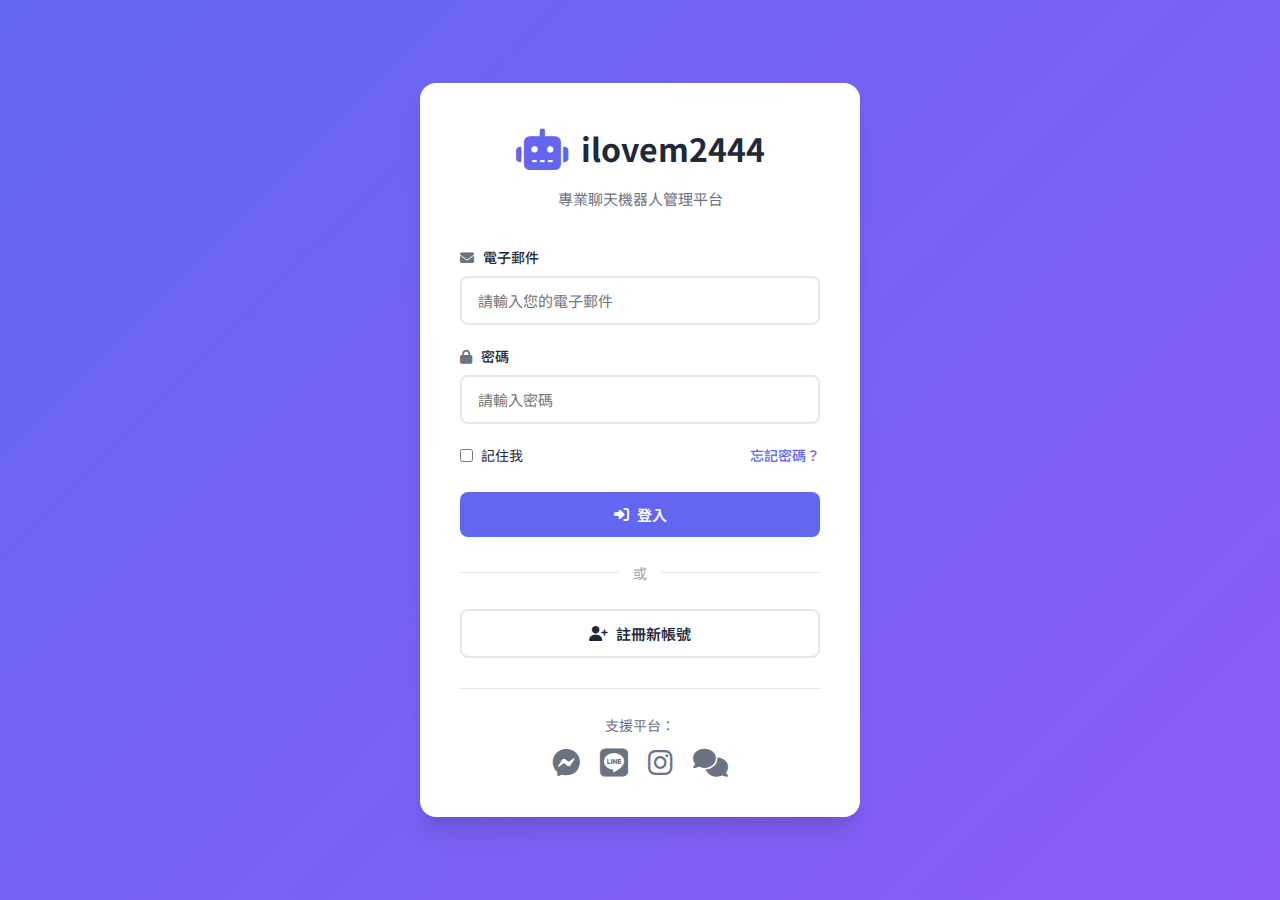
<file: index.html>
<!DOCTYPE html>
<html lang="zh-TW">
<head>
    <meta charset="UTF-8">
    <meta name="viewport" content="width=device-width, initial-scale=1.0, maximum-scale=1.0, user-scalable=no">
    <meta name="apple-mobile-web-app-capable" content="yes">
    <meta name="apple-mobile-web-app-status-bar-style" content="black-translucent">
    <title>ilovem2444 - 聊天機器人管理平台</title>
    <link rel="stylesheet" href="https://cdnjs.cloudflare.com/ajax/libs/font-awesome/6.4.0/css/all.min.css">
    <link rel="preconnect" href="https://fonts.googleapis.com">
    <link rel="preconnect" href="https://fonts.gstatic.com" crossorigin>
    <link href="https://fonts.googleapis.com/css2?family=Noto+Sans+TC:wght@300;400;500;700&display=swap" rel="stylesheet">
    <link rel="stylesheet" href="css/mail.css">
    <link rel="stylesheet" href="css/responsive.css">
</head>
<body>
    <!-- 登入頁面 -->
    <div id="loginPage" class="page active">
        <div class="login-container">
            <div class="login-card">
                <div class="login-header">
                    <div class="logo">
                        <i class="fas fa-robot"></i>
                        <h1>ilovem2444</h1>
                    </div>
                    <p class="tagline">專業聊天機器人管理平台</p>
                </div>
                
                <form id="loginForm" class="auth-form">
                    <div class="form-group">
                        <label for="loginEmail">
                            <i class="fas fa-envelope"></i>
                            電子郵件
                        </label>
                        <input type="email" id="loginEmail" required placeholder="請輸入您的電子郵件">
                    </div>
                    
                    <div class="form-group">
                        <label for="loginPassword">
                            <i class="fas fa-lock"></i>
                            密碼
                        </label>
                        <input type="password" id="loginPassword" required placeholder="請輸入密碼">
                    </div>
                    
                    <div class="form-options">
                        <label class="checkbox">
                            <input type="checkbox" id="rememberMe">
                            <span>記住我</span>
                        </label>
                        <a href="#" class="forgot-password">忘記密碼？</a>
                    </div>
                    
                    <button type="submit" class="btn btn-primary btn-block">
                        <i class="fas fa-sign-in-alt"></i>
                        登入
                    </button>
                    
                    <div class="auth-divider">
                        <span>或</span>
                    </div>
                    
                    <button type="button" class="btn btn-outline btn-block" onclick="showRegister()">
                        <i class="fas fa-user-plus"></i>
                        註冊新帳號
                    </button>
                </form>
                
                <div class="login-footer">
                    <p>支援平台：</p>
                    <div class="platform-icons">
                        <i class="fab fa-facebook-messenger" title="Facebook Messenger"></i>
                        <i class="fab fa-line" title="LINE"></i>
                        <i class="fab fa-instagram" title="Instagram"></i>
                        <i class="fas fa-comments" title="LiveChat"></i>
                    </div>
                </div>
            </div>
        </div>
    </div>

    <!-- 註冊頁面 -->
    <div id="registerPage" class="page">
        <div class="login-container">
            <div class="login-card">
                <div class="login-header">
                    <div class="logo">
                        <i class="fas fa-robot"></i>
                        <h1>ilovem2444</h1>
                    </div>
                    <p class="tagline">建立您的專屬帳號</p>
                </div>
                
                <form id="registerForm" class="auth-form">
                    <div class="form-group">
                        <label for="registerName">
                            <i class="fas fa-user"></i>
                            姓名
                        </label>
                        <input type="text" id="registerName" required placeholder="請輸入您的姓名">
                    </div>
                    
                    <div class="form-group">
                        <label for="registerEmail">
                            <i class="fas fa-envelope"></i>
                            電子郵件
                        </label>
                        <input type="email" id="registerEmail" required placeholder="請輸入電子郵件">
                    </div>
                    
                    <div class="form-group">
                        <label for="registerPassword">
                            <i class="fas fa-lock"></i>
                            密碼
                        </label>
                        <input type="password" id="registerPassword" required placeholder="至少8個字元">
                    </div>
                    
                    <div class="form-group">
                        <label for="registerConfirmPassword">
                            <i class="fas fa-lock"></i>
                            確認密碼
                        </label>
                        <input type="password" id="registerConfirmPassword" required placeholder="再次輸入密碼">
                    </div>
                    
                    <div class="form-options">
                        <label class="checkbox">
                            <input type="checkbox" id="agreeTerms" required>
                            <span>我同意<a href="#">服務條款</a>和<a href="#">隱私政策</a></span>
                        </label>
                    </div>
                    
                    <button type="submit" class="btn btn-primary btn-block">
                        <i class="fas fa-user-plus"></i>
                        註冊
                    </button>
                    
                    <div class="auth-divider">
                        <span>或</span>
                    </div>
                    
                    <button type="button" class="btn btn-outline btn-block" onclick="showLogin()">
                        <i class="fas fa-sign-in-alt"></i>
                        已有帳號？立即登入
                    </button>
                </form>
            </div>
        </div>
    </div>

    <!-- 主應用頁面 -->
    <div id="appPage" class="page">
        <!-- 側邊欄 -->
        <aside id="sidebar" class="sidebar">
            <div class="sidebar-header">
                <div class="logo">
                    <i class="fas fa-robot"></i>
                    <span>ilovem2444</span>
                </div>
                <button class="sidebar-toggle" onclick="toggleSidebar()">
                    <i class="fas fa-bars"></i>
                </button>
            </div>
            
            <nav class="sidebar-nav">
                <a href="#" class="nav-item active" data-page="dashboard">
                    <i class="fas fa-home"></i>
                    <span>儀表板</span>
                </a>
                <a href="#" class="nav-item" data-page="chatbot">
                    <i class="fas fa-robot"></i>
                    <span>聊天機器人</span>
                </a>
                <a href="#" class="nav-item" data-page="users">
                    <i class="fas fa-users"></i>
                    <span>用戶管理</span>
                </a>
                <a href="#" class="nav-item" data-page="ecommerce">
                    <i class="fas fa-shopping-cart"></i>
                    <span>電商管理</span>
                </a>
                <a href="#" class="nav-item" data-page="broadcast">
                    <i class="fas fa-bullhorn"></i>
                    <span>推播訊息</span>
                </a>
                <a href="#" class="nav-item" data-page="livechat">
                    <i class="fas fa-comments"></i>
                    <span>LiveChat</span>
                </a>
                <a href="#" class="nav-item" data-page="analytics">
                    <i class="fas fa-chart-line"></i>
                    <span>數據分析</span>
                </a>
                <a href="#" class="nav-item" data-page="settings">
                    <i class="fas fa-cog"></i>
                    <span>設定</span>
                </a>
            </nav>
            
            <div class="sidebar-footer">
                <div class="user-info">
                    <div class="user-avatar">
                        <i class="fas fa-user"></i>
                    </div>
                    <div class="user-details">
                        <div class="user-name" id="userName">用戶名稱</div>
                        <div class="user-email" id="userEmail">user@example.com</div>
                    </div>
                </div>
                <button class="btn-logout" onclick="logout()">
                    <i class="fas fa-sign-out-alt"></i>
                </button>
            </div>
        </aside>

        <!-- 主內容區 -->
        <main class="main-content">
            <!-- 頂部導航欄 -->
            <header class="top-header">
                <button class="mobile-menu-btn" onclick="toggleSidebar()">
                    <i class="fas fa-bars"></i>
                </button>
                
                <div class="header-search">
                    <i class="fas fa-search"></i>
                    <input type="text" placeholder="搜尋功能、用戶、訂單...">
                </div>
                
                <div class="header-actions">
                    <button class="header-btn" title="通知">
                        <i class="fas fa-bell"></i>
                        <span class="badge">3</span>
                    </button>
                    <button class="header-btn" title="說明">
                        <i class="fas fa-question-circle"></i>
                    </button>
                </div>
            </header>

            <!-- 內容容器 -->
            <div class="content-wrapper" id="contentWrapper">
                <!-- 頁面內容將動態載入到這裡 -->
            </div>
        </main>
    </div>

    <!-- Toast 通知 -->
    <div id="toastContainer" class="toast-container"></div>

    <!-- 載入動畫 -->
    <div id="loadingOverlay" class="loading-overlay">
        <div class="spinner"></div>
    </div>

    <script src="js/utils.js"></script>
    <script src="js/auth.js"></script>
    <script src="js/mail.js"></script>
    <script src="js/dashboard.js"></script>
    <script src="js/chatbot.js"></script>
    <script src="js/users.js"></script>
    <script src="js/e-commerce.js"></script>
    <script src="js/broadcast.js"></script>
    <script src="js/livechat.js"></script>
    <script src="js/analytics.js"></script>
    <script src="js/settings.js"></script>
    <script src="js/modules-fix.js"></script>
</body>
</html>
</file>
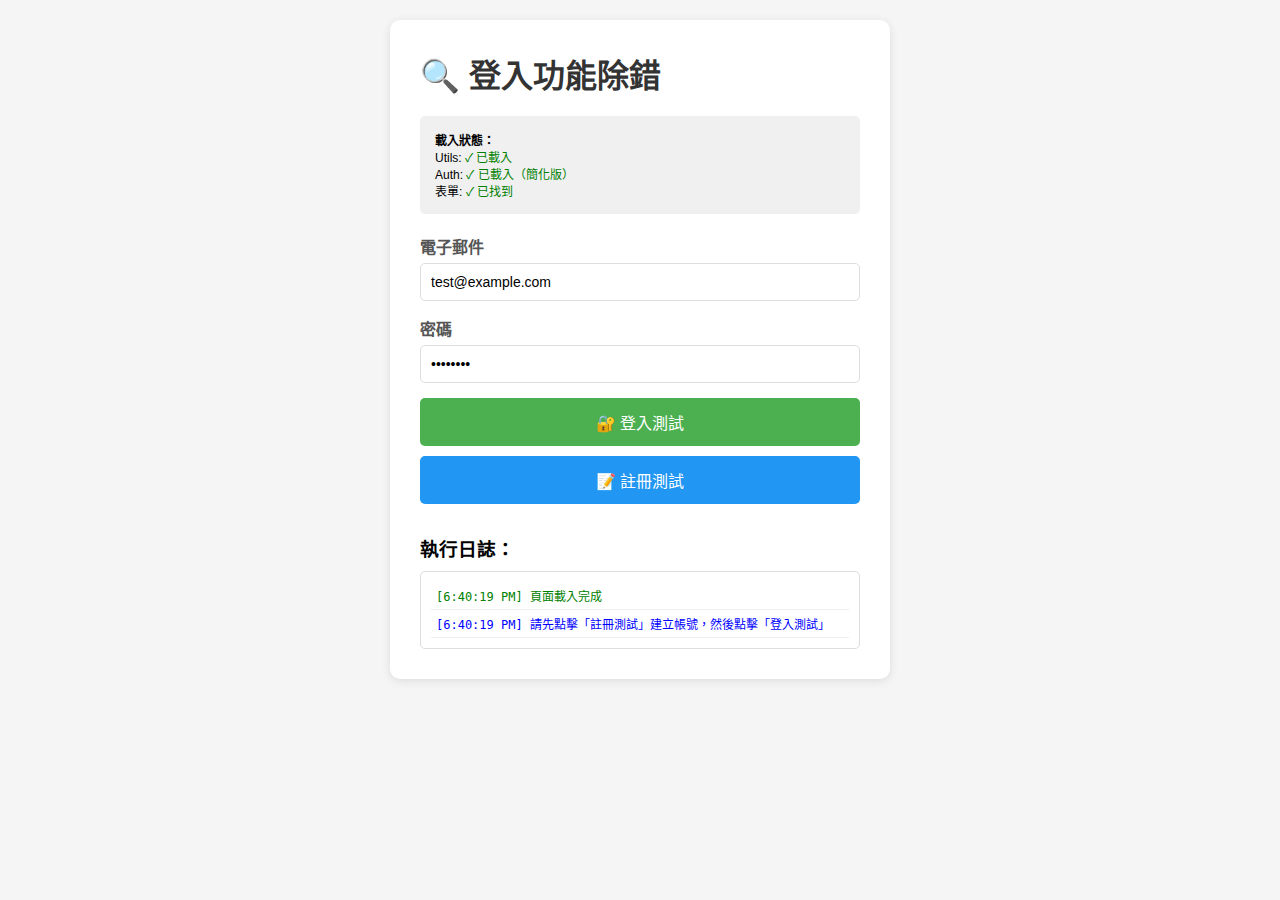
<file: debug.html>
<!DOCTYPE html>
<html lang="zh-TW">
<head>
    <meta charset="UTF-8">
    <meta name="viewport" content="width=device-width, initial-scale=1.0">
    <title>登入除錯測試</title>
    <style>
        * {
            margin: 0;
            padding: 0;
            box-sizing: border-box;
        }
        body {
            font-family: Arial, sans-serif;
            padding: 20px;
            background: #f5f5f5;
        }
        .container {
            max-width: 500px;
            margin: 0 auto;
            background: white;
            padding: 30px;
            border-radius: 10px;
            box-shadow: 0 2px 10px rgba(0,0,0,0.1);
        }
        h1 {
            margin-bottom: 20px;
            color: #333;
        }
        .debug-box {
            background: #f0f0f0;
            padding: 15px;
            border-radius: 5px;
            margin-bottom: 20px;
            font-size: 12px;
        }
        .form-group {
            margin-bottom: 15px;
        }
        label {
            display: block;
            margin-bottom: 5px;
            font-weight: bold;
            color: #555;
        }
        input {
            width: 100%;
            padding: 10px;
            border: 1px solid #ddd;
            border-radius: 5px;
            font-size: 14px;
        }
        button {
            width: 100%;
            padding: 12px;
            background: #4CAF50;
            color: white;
            border: none;
            border-radius: 5px;
            font-size: 16px;
            cursor: pointer;
            margin-bottom: 10px;
        }
        button:hover {
            background: #45a049;
        }
        .btn-secondary {
            background: #2196F3;
        }
        .btn-secondary:hover {
            background: #0b7dda;
        }
        .log {
            background: #fff;
            border: 1px solid #ddd;
            padding: 10px;
            border-radius: 5px;
            max-height: 300px;
            overflow-y: auto;
            font-size: 12px;
            font-family: monospace;
        }
        .log-item {
            padding: 5px;
            border-bottom: 1px solid #eee;
        }
        .success { color: green; }
        .error { color: red; }
        .info { color: blue; }
    </style>
</head>
<body>
    <div class="container">
        <h1>🔍 登入功能除錯</h1>
        
        <div class="debug-box" id="status">
            <strong>載入狀態：</strong><br>
            Utils: <span id="utilsCheck">檢查中...</span><br>
            Auth: <span id="authCheck">檢查中...</span><br>
            表單: <span id="formCheck">檢查中...</span>
        </div>

        <form id="testLoginForm">
            <div class="form-group">
                <label>電子郵件</label>
                <input type="email" id="emailInput" value="test@example.com" required>
            </div>
            
            <div class="form-group">
                <label>密碼</label>
                <input type="password" id="passwordInput" value="Test1234" required>
            </div>
            
            <button type="submit">🔐 登入測試</button>
            <button type="button" class="btn-secondary" onclick="testRegister()">📝 註冊測試</button>
        </form>

        <h3 style="margin-top: 20px; margin-bottom: 10px;">執行日誌：</h3>
        <div class="log" id="logContainer"></div>
    </div>

    <script>
        // 日誌函數
        function log(message, type = 'info') {
            const logContainer = document.getElementById('logContainer');
            const logItem = document.createElement('div');
            logItem.className = `log-item ${type}`;
            const time = new Date().toLocaleTimeString();
            logItem.textContent = `[${time}] ${message}`;
            logContainer.appendChild(logItem);
            logContainer.scrollTop = logContainer.scrollHeight;
            console.log(`[${type}] ${message}`);
        }

        // 簡化的 Utils
        const Utils = {
            storage: {
                set(key, value) {
                    try {
                        localStorage.setItem(key, JSON.stringify(value));
                        log(`Storage.set: ${key}`, 'success');
                        return true;
                    } catch (e) {
                        log(`Storage.set 錯誤: ${e.message}`, 'error');
                        return false;
                    }
                },
                get(key) {
                    try {
                        const item = localStorage.getItem(key);
                        log(`Storage.get: ${key} = ${item ? '有資料' : '無資料'}`, 'info');
                        return item ? JSON.parse(item) : null;
                    } catch (e) {
                        log(`Storage.get 錯誤: ${e.message}`, 'error');
                        return null;
                    }
                }
            },
            validateEmail(email) {
                const valid = /^[^\s@]+@[^\s@]+\.[^\s@]+$/.test(email);
                log(`驗證 Email (${email}): ${valid ? '有效' : '無效'}`, valid ? 'success' : 'error');
                return valid;
            },
            generateId() {
                return Date.now().toString(36) + Math.random().toString(36).substr(2);
            }
        };

        // 檢查狀態
        function checkStatus() {
            document.getElementById('utilsCheck').innerHTML = 
                '<span class="success">✓ 已載入</span>';
            document.getElementById('authCheck').innerHTML = 
                '<span class="success">✓ 已載入（簡化版）</span>';
            
            const form = document.getElementById('testLoginForm');
            document.getElementById('formCheck').innerHTML = form ? 
                '<span class="success">✓ 已找到</span>' : 
                '<span class="error">✗ 未找到</span>';
        }

        // 註冊功能
        function testRegister() {
            log('===== 開始註冊測試 =====', 'info');
            
            const email = document.getElementById('emailInput').value;
            const password = document.getElementById('passwordInput').value;
            
            if (!Utils.validateEmail(email)) {
                alert('Email 格式無效');
                log('註冊失敗：Email 無效', 'error');
                return;
            }
            
            log(`註冊資訊 - Email: ${email}, Password: ${password}`, 'info');
            
            // 檢查是否已註冊
            const users = Utils.storage.get('users') || [];
            log(`目前用戶數量: ${users.length}`, 'info');
            
            if (users.find(u => u.email === email)) {
                alert('此 Email 已被註冊！請直接登入。');
                log('註冊失敗：Email 已存在', 'error');
                return;
            }
            
            // 創建新用戶
            const newUser = {
                id: Utils.generateId(),
                name: '測試用戶',
                email: email,
                password: password,
                createdAt: new Date().toISOString()
            };
            
            users.push(newUser);
            Utils.storage.set('users', users);
            
            log('✓ 註冊成功！', 'success');
            alert('註冊成功！現在可以登入了。');
        }

        // 登入功能
        function testLogin(e) {
            e.preventDefault();
            log('===== 開始登入測試 =====', 'info');
            
            const email = document.getElementById('emailInput').value;
            const password = document.getElementById('passwordInput').value;
            
            log(`登入嘗試 - Email: ${email}, Password: ${password}`, 'info');
            
            if (!Utils.validateEmail(email)) {
                alert('Email 格式無效');
                log('登入失敗：Email 無效', 'error');
                return;
            }
            
            if (!password) {
                alert('請輸入密碼');
                log('登入失敗：密碼為空', 'error');
                return;
            }
            
            // 檢查用戶
            const users = Utils.storage.get('users') || [];
            log(`從 Storage 讀取到 ${users.length} 個用戶`, 'info');
            
            if (users.length === 0) {
                alert('沒有註冊用戶！請先註冊。');
                log('登入失敗：沒有用戶資料', 'error');
                return;
            }
            
            // 列出所有用戶（除錯用）
            users.forEach((u, i) => {
                log(`用戶 ${i + 1}: ${u.email}`, 'info');
            });
            
            const user = users.find(u => u.email === email);
            
            if (!user) {
                alert(`找不到用戶：${email}\n請先註冊！`);
                log(`登入失敗：找不到用戶 ${email}`, 'error');
                return;
            }
            
            log(`找到用戶：${user.email}`, 'success');
            
            if (user.password !== password) {
                alert('密碼錯誤！');
                log(`登入失敗：密碼不符 (輸入: ${password}, 正確: ${user.password})`, 'error');
                return;
            }
            
            // 登入成功
            const authUser = {
                id: user.id,
                name: user.name,
                email: user.email
            };
            
            Utils.storage.set('currentUser', authUser);
            Utils.storage.set('authToken', 'token_' + Utils.generateId());
            
            log('✓✓✓ 登入成功！✓✓✓', 'success');
            alert('登入成功！\n\n如果這個頁面能成功，說明登入邏輯沒問題。\n問題可能在於原始頁面的事件綁定。');
        }

        // 綁定表單事件
        document.getElementById('testLoginForm').addEventListener('submit', testLogin);
        
        // 頁面載入完成
        window.addEventListener('load', () => {
            checkStatus();
            log('頁面載入完成', 'success');
            log('請先點擊「註冊測試」建立帳號，然後點擊「登入測試」', 'info');
        });
    </script>
</body>
</html>
</file>
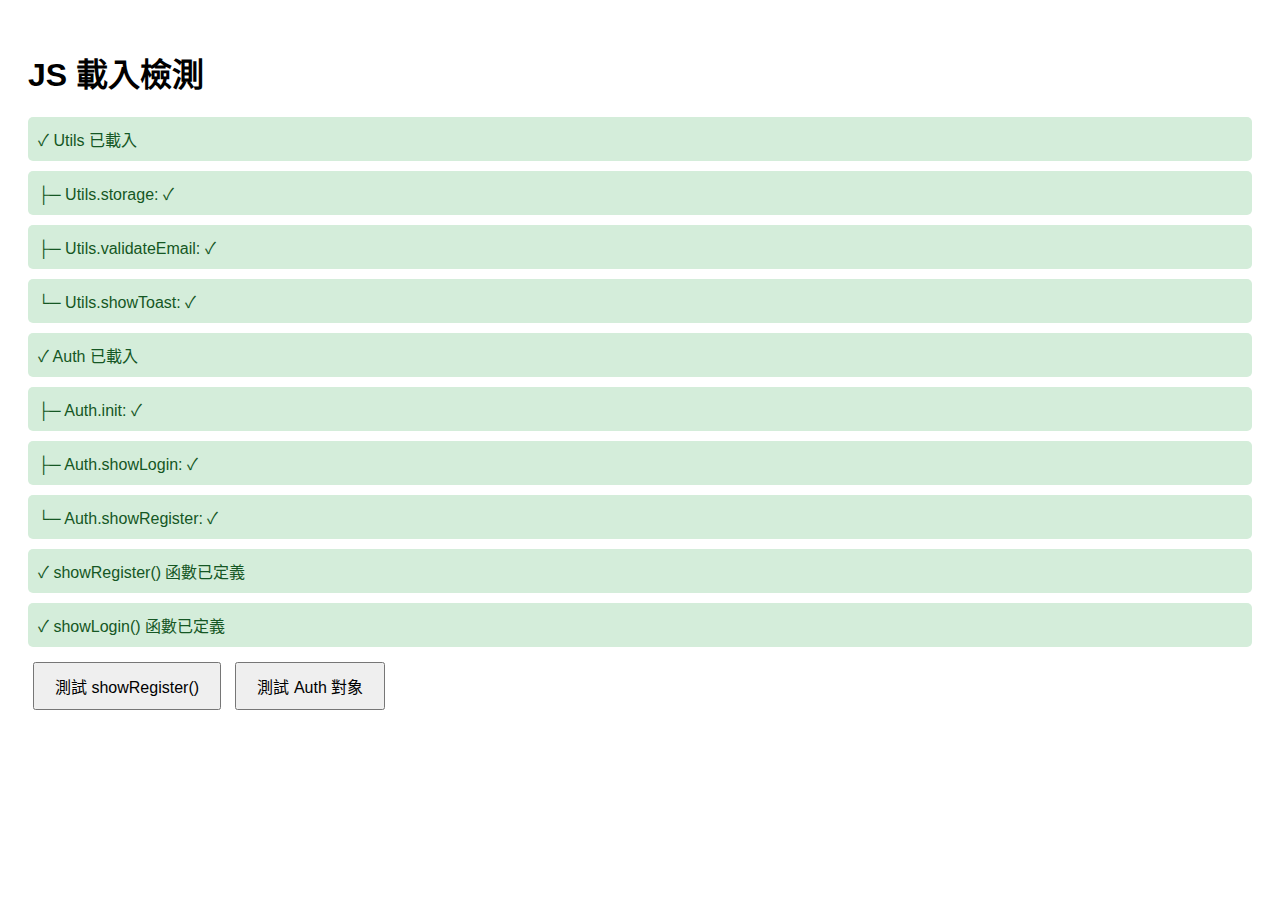
<file: simple-test.html>
<!DOCTYPE html>
<html lang="zh-TW">
<head>
    <meta charset="UTF-8">
    <title>簡單測試 - 載入檢測</title>
    <style>
        body { font-family: Arial; padding: 20px; }
        .status { padding: 10px; margin: 10px 0; border-radius: 5px; }
        .success { background: #d4edda; color: #155724; }
        .error { background: #f8d7da; color: #721c24; }
        button { padding: 10px 20px; font-size: 16px; margin: 5px; cursor: pointer; }
    </style>
</head>
<body>
    <h1>JS 載入檢測</h1>
    <div id="status"></div>
    <button onclick="testShowRegister()">測試 showRegister()</button>
    <button onclick="testAuth()">測試 Auth 對象</button>
    
    <!-- 按照原始順序載入 JS -->
    <script src="js/utils.js"></script>
    <script src="js/auth.js"></script>
    
    <script>
        function updateStatus() {
            const statusDiv = document.getElementById('status');
            let html = '';
            
            // 檢查 Utils
            if (typeof Utils !== 'undefined') {
                html += '<div class="status success">✓ Utils 已載入</div>';
                html += '<div class="status success">├─ Utils.storage: ' + (typeof Utils.storage !== 'undefined' ? '✓' : '✗') + '</div>';
                html += '<div class="status success">├─ Utils.validateEmail: ' + (typeof Utils.validateEmail === 'function' ? '✓' : '✗') + '</div>';
                html += '<div class="status success">└─ Utils.showToast: ' + (typeof Utils.showToast === 'function' ? '✓' : '✗') + '</div>';
            } else {
                html += '<div class="status error">✗ Utils 未載入</div>';
            }
            
            // 檢查 Auth
            if (typeof Auth !== 'undefined') {
                html += '<div class="status success">✓ Auth 已載入</div>';
                html += '<div class="status success">├─ Auth.init: ' + (typeof Auth.init === 'function' ? '✓' : '✗') + '</div>';
                html += '<div class="status success">├─ Auth.showLogin: ' + (typeof Auth.showLogin === 'function' ? '✓' : '✗') + '</div>';
                html += '<div class="status success">└─ Auth.showRegister: ' + (typeof Auth.showRegister === 'function' ? '✓' : '✗') + '</div>';
            } else {
                html += '<div class="status error">✗ Auth 未載入</div>';
            }
            
            // 檢查全局函數
            if (typeof showRegister === 'function') {
                html += '<div class="status success">✓ showRegister() 函數已定義</div>';
            } else {
                html += '<div class="status error">✗ showRegister() 函數未定義</div>';
            }
            
            if (typeof showLogin === 'function') {
                html += '<div class="status success">✓ showLogin() 函數已定義</div>';
            } else {
                html += '<div class="status error">✗ showLogin() 函數未定義</div>';
            }
            
            statusDiv.innerHTML = html;
        }
        
        function testShowRegister() {
            alert('測試 showRegister():\n\n' + 
                  'typeof showRegister: ' + typeof showRegister + '\n' +
                  'typeof Auth: ' + typeof Auth);
            if (typeof showRegister === 'function') {
                try {
                    showRegister();
                    alert('showRegister() 執行成功！');
                } catch (e) {
                    alert('showRegister() 執行失敗: ' + e.message);
                }
            }
        }
        
        function testAuth() {
            alert('Auth 對象檢測:\n\n' +
                  'typeof Auth: ' + typeof Auth + '\n' +
                  (typeof Auth !== 'undefined' ? 
                   'Auth.showRegister: ' + typeof Auth.showRegister : 
                   'Auth 未定義'));
        }
        
        // 頁面載入時檢測
        window.addEventListener('load', () => {
            setTimeout(updateStatus, 100);
        });
        
        // DOMContentLoaded 時也檢測
        document.addEventListener('DOMContentLoaded', updateStatus);
        
        // 立即檢測
        updateStatus();
    </script>
</body>
</html>
</file>
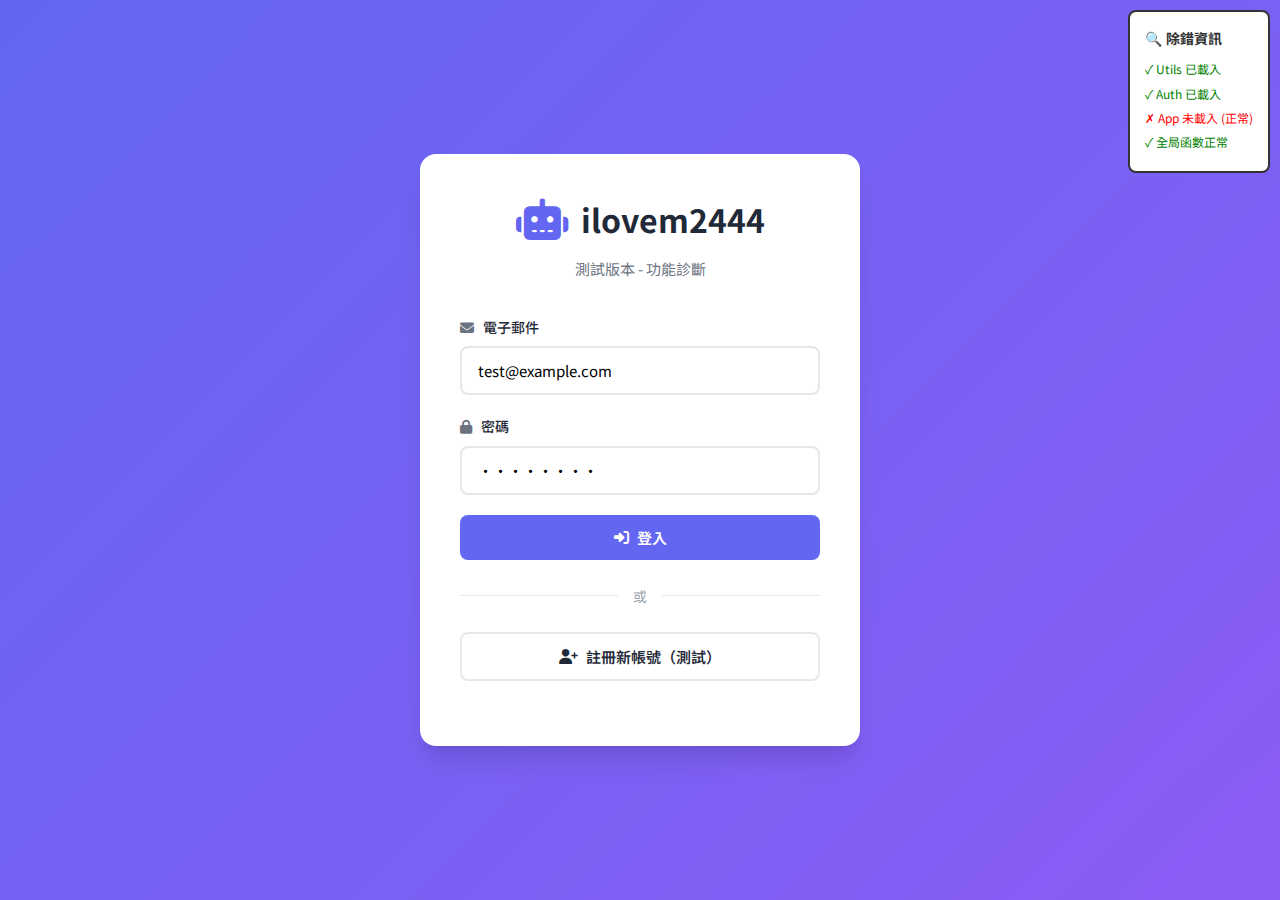
<file: test.html>
<!DOCTYPE html>
<html lang="zh-TW">
<head>
    <meta charset="UTF-8">
    <meta name="viewport" content="width=device-width, initial-scale=1.0">
    <title>測試頁面 - ilovem2444</title>
    <link rel="stylesheet" href="https://cdnjs.cloudflare.com/ajax/libs/font-awesome/6.4.0/css/all.min.css">
    <link href="https://fonts.googleapis.com/css2?family=Noto+Sans+TC:wght@300;400;500;700&display=swap" rel="stylesheet">
    <link rel="stylesheet" href="css/mail.css">
    <link rel="stylesheet" href="css/responsive.css">
    <style>
        .debug-info {
            position: fixed;
            top: 10px;
            right: 10px;
            background: #fff;
            border: 2px solid #333;
            padding: 15px;
            border-radius: 8px;
            z-index: 99999;
            max-width: 300px;
            font-size: 12px;
        }
        .debug-info h3 {
            margin: 0 0 10px 0;
            color: #333;
        }
        .debug-info p {
            margin: 5px 0;
            color: #666;
        }
        .debug-success {
            color: green;
        }
        .debug-error {
            color: red;
        }
    </style>
</head>
<body>
    <!-- 除錯資訊 -->
    <div class="debug-info">
        <h3>🔍 除錯資訊</h3>
        <p id="utilsStatus">Utils: 載入中...</p>
        <p id="authStatus">Auth: 載入中...</p>
        <p id="appStatus">App: 載入中...</p>
        <p id="functionStatus">全局函數: 檢查中...</p>
    </div>

    <!-- 登入頁面 -->
    <div id="loginPage" class="page active">
        <div class="login-container">
            <div class="login-card">
                <div class="login-header">
                    <div class="logo">
                        <i class="fas fa-robot"></i>
                        <h1>ilovem2444</h1>
                    </div>
                    <p class="tagline">測試版本 - 功能診斷</p>
                </div>
                
                <form id="loginForm" class="auth-form">
                    <div class="form-group">
                        <label for="loginEmail">
                            <i class="fas fa-envelope"></i>
                            電子郵件
                        </label>
                        <input type="email" id="loginEmail" required placeholder="test@example.com" value="test@example.com">
                    </div>
                    
                    <div class="form-group">
                        <label for="loginPassword">
                            <i class="fas fa-lock"></i>
                            密碼
                        </label>
                        <input type="password" id="loginPassword" required placeholder="Test1234" value="Test1234">
                    </div>
                    
                    <button type="submit" class="btn btn-primary btn-block">
                        <i class="fas fa-sign-in-alt"></i>
                        登入
                    </button>
                    
                    <div class="auth-divider">
                        <span>或</span>
                    </div>
                    
                    <button type="button" class="btn btn-outline btn-block" onclick="testShowRegister()">
                        <i class="fas fa-user-plus"></i>
                        註冊新帳號（測試）
                    </button>
                </form>
            </div>
        </div>
    </div>

    <!-- 註冊頁面 -->
    <div id="registerPage" class="page">
        <div class="login-container">
            <div class="login-card">
                <div class="login-header">
                    <div class="logo">
                        <i class="fas fa-robot"></i>
                        <h1>ilovem2444</h1>
                    </div>
                    <p class="tagline">建立您的專屬帳號</p>
                </div>
                
                <form id="registerForm" class="auth-form">
                    <div class="form-group">
                        <label for="registerName">
                            <i class="fas fa-user"></i>
                            姓名
                        </label>
                        <input type="text" id="registerName" required placeholder="測試用戶" value="測試用戶">
                    </div>
                    
                    <div class="form-group">
                        <label for="registerEmail">
                            <i class="fas fa-envelope"></i>
                            電子郵件
                        </label>
                        <input type="email" id="registerEmail" required placeholder="test@example.com" value="test@example.com">
                    </div>
                    
                    <div class="form-group">
                        <label for="registerPassword">
                            <i class="fas fa-lock"></i>
                            密碼
                        </label>
                        <input type="password" id="registerPassword" required placeholder="Test1234" value="Test1234">
                    </div>
                    
                    <div class="form-group">
                        <label for="registerConfirmPassword">
                            <i class="fas fa-lock"></i>
                            確認密碼
                        </label>
                        <input type="password" id="registerConfirmPassword" required placeholder="Test1234" value="Test1234">
                    </div>
                    
                    <div class="form-options">
                        <label class="checkbox">
                            <input type="checkbox" id="agreeTerms" checked>
                            <span>我同意服務條款和隱私政策</span>
                        </label>
                    </div>
                    
                    <button type="submit" class="btn btn-primary btn-block">
                        <i class="fas fa-user-plus"></i>
                        註冊
                    </button>
                    
                    <div class="auth-divider">
                        <span>或</span>
                    </div>
                    
                    <button type="button" class="btn btn-outline btn-block" onclick="testShowLogin()">
                        <i class="fas fa-sign-in-alt"></i>
                        返回登入
                    </button>
                </form>
            </div>
        </div>
    </div>

    <!-- 主應用頁面 -->
    <div id="appPage" class="page">
        <div style="padding: 40px; text-align: center;">
            <h1>✅ 登入成功！</h1>
            <p>如果您看到這個頁面，表示登入功能正常運作。</p>
            <button class="btn btn-primary" onclick="testLogout()">登出測試</button>
        </div>
    </div>

    <!-- Toast 通知 -->
    <div id="toastContainer" class="toast-container"></div>

    <!-- 載入動畫 -->
    <div id="loadingOverlay" class="loading-overlay">
        <div class="spinner"></div>
    </div>

    <script src="js/utils.js"></script>
    <script src="js/auth.js"></script>
    
    <script>
        // 測試腳本
        function updateDebugStatus() {
            document.getElementById('utilsStatus').innerHTML = 
                typeof Utils !== 'undefined' ? 
                '<span class="debug-success">✓ Utils 已載入</span>' : 
                '<span class="debug-error">✗ Utils 未載入</span>';
            
            document.getElementById('authStatus').innerHTML = 
                typeof Auth !== 'undefined' ? 
                '<span class="debug-success">✓ Auth 已載入</span>' : 
                '<span class="debug-error">✗ Auth 未載入</span>';
            
            document.getElementById('appStatus').innerHTML = 
                typeof App !== 'undefined' ? 
                '<span class="debug-success">✓ App 已載入</span>' : 
                '<span class="debug-error">✗ App 未載入 (正常)</span>';
            
            const functionsOk = 
                typeof showLogin === 'function' && 
                typeof showRegister === 'function' && 
                typeof logout === 'function';
            
            document.getElementById('functionStatus').innerHTML = functionsOk ?
                '<span class="debug-success">✓ 全局函數正常</span>' : 
                '<span class="debug-error">✗ 全局函數未定義</span>';
        }

        function testShowRegister() {
            console.log('測試 showRegister 函數');
            if (typeof showRegister === 'function') {
                showRegister();
            } else if (typeof Auth !== 'undefined' && typeof Auth.showRegister === 'function') {
                Auth.showRegister();
            } else {
                alert('showRegister 函數不存在！');
            }
        }

        function testShowLogin() {
            console.log('測試 showLogin 函數');
            if (typeof showLogin === 'function') {
                showLogin();
            } else if (typeof Auth !== 'undefined' && typeof Auth.showLogin === 'function') {
                Auth.showLogin();
            } else {
                alert('showLogin 函數不存在！');
            }
        }

        function testLogout() {
            if (typeof logout === 'function') {
                logout();
            } else if (typeof Auth !== 'undefined' && typeof Auth.logout === 'function') {
                Auth.logout();
            }
        }

        // 頁面載入完成後更新狀態
        window.addEventListener('load', () => {
            setTimeout(updateDebugStatus, 500);
        });

        // DOMContentLoaded 時也更新一次
        document.addEventListener('DOMContentLoaded', updateDebugStatus);
    </script>
</body>
</html>
</file>
<file: css/mail.css>
/* ========================================
   全局樣式
   ======================================== */
:root {
    --primary-color: #6366f1;
    --primary-dark: #4f46e5;
    --primary-light: #818cf8;
    --secondary-color: #8b5cf6;
    --success-color: #10b981;
    --warning-color: #f59e0b;
    --danger-color: #ef4444;
    --info-color: #3b82f6;
    
    --text-primary: #1f2937;
    --text-secondary: #6b7280;
    --text-light: #9ca3af;
    
    --bg-primary: #ffffff;
    --bg-secondary: #f9fafb;
    --bg-tertiary: #f3f4f6;
    --bg-dark: #111827;
    
    --border-color: #e5e7eb;
    --border-radius: 12px;
    --border-radius-sm: 8px;
    --border-radius-lg: 16px;
    
    --shadow-sm: 0 1px 2px 0 rgba(0, 0, 0, 0.05);
    --shadow: 0 1px 3px 0 rgba(0, 0, 0, 0.1), 0 1px 2px 0 rgba(0, 0, 0, 0.06);
    --shadow-md: 0 4px 6px -1px rgba(0, 0, 0, 0.1), 0 2px 4px -1px rgba(0, 0, 0, 0.06);
    --shadow-lg: 0 10px 15px -3px rgba(0, 0, 0, 0.1), 0 4px 6px -2px rgba(0, 0, 0, 0.05);
    --shadow-xl: 0 20px 25px -5px rgba(0, 0, 0, 0.1), 0 10px 10px -5px rgba(0, 0, 0, 0.04);
    
    --sidebar-width: 260px;
    --header-height: 70px;
    
    --transition: all 0.3s cubic-bezier(0.4, 0, 0.2, 1);
}

* {
    margin: 0;
    padding: 0;
    box-sizing: border-box;
}

body {
    font-family: 'Noto Sans TC', -apple-system, BlinkMacSystemFont, 'Segoe UI', sans-serif;
    font-size: 16px;
    line-height: 1.6;
    color: var(--text-primary);
    background-color: var(--bg-secondary);
    -webkit-font-smoothing: antialiased;
    -moz-osx-font-smoothing: grayscale;
}

/* ========================================
   頁面切換
   ======================================== */
.page {
    display: none;
    min-height: 100vh;
}

.page.active {
    display: block;
}

/* ========================================
   登入/註冊頁面
   ======================================== */
.login-container {
    min-height: 100vh;
    display: flex;
    align-items: center;
    justify-content: center;
    padding: 20px;
    background: linear-gradient(135deg, var(--primary-color) 0%, var(--secondary-color) 100%);
}

.login-card {
    background: var(--bg-primary);
    border-radius: var(--border-radius-lg);
    box-shadow: var(--shadow-xl);
    width: 100%;
    max-width: 440px;
    padding: 40px;
    animation: fadeInUp 0.5s ease-out;
}

@keyframes fadeInUp {
    from {
        opacity: 0;
        transform: translateY(30px);
    }
    to {
        opacity: 1;
        transform: translateY(0);
    }
}

.login-header {
    text-align: center;
    margin-bottom: 35px;
}

.logo {
    display: flex;
    align-items: center;
    justify-content: center;
    gap: 12px;
    margin-bottom: 12px;
}

.logo i {
    font-size: 42px;
    color: var(--primary-color);
}

.logo h1 {
    font-size: 32px;
    font-weight: 700;
    color: var(--text-primary);
    margin: 0;
}

.tagline {
    font-size: 15px;
    color: var(--text-secondary);
    margin: 0;
}

/* ========================================
   表單樣式
   ======================================== */
.auth-form {
    margin-bottom: 25px;
}

.form-group {
    margin-bottom: 20px;
}

.form-group label {
    display: block;
    margin-bottom: 8px;
    font-size: 14px;
    font-weight: 500;
    color: var(--text-primary);
}

.form-group label i {
    margin-right: 6px;
    color: var(--text-secondary);
}

.form-group input {
    width: 100%;
    padding: 12px 16px;
    border: 2px solid var(--border-color);
    border-radius: var(--border-radius-sm);
    font-size: 15px;
    font-family: inherit;
    transition: var(--transition);
}

.form-group input:focus {
    outline: none;
    border-color: var(--primary-color);
    box-shadow: 0 0 0 3px rgba(99, 102, 241, 0.1);
}

.form-options {
    display: flex;
    justify-content: space-between;
    align-items: center;
    margin-bottom: 25px;
    font-size: 14px;
}

.checkbox {
    display: flex;
    align-items: center;
    cursor: pointer;
}

.checkbox input {
    margin-right: 8px;
    cursor: pointer;
}

.forgot-password {
    color: var(--primary-color);
    text-decoration: none;
    font-weight: 500;
}

.forgot-password:hover {
    text-decoration: underline;
}

/* ========================================
   按鈕樣式
   ======================================== */
.btn {
    display: inline-flex;
    align-items: center;
    justify-content: center;
    gap: 8px;
    padding: 12px 24px;
    border: none;
    border-radius: var(--border-radius-sm);
    font-size: 15px;
    font-weight: 600;
    font-family: inherit;
    cursor: pointer;
    transition: var(--transition);
    text-decoration: none;
}

.btn-primary {
    background: var(--primary-color);
    color: white;
}

.btn-primary:hover {
    background: var(--primary-dark);
    transform: translateY(-2px);
    box-shadow: var(--shadow-md);
}

.btn-outline {
    background: transparent;
    color: var(--text-primary);
    border: 2px solid var(--border-color);
}

.btn-outline:hover {
    background: var(--bg-secondary);
}

.btn-block {
    width: 100%;
}

.btn-sm {
    padding: 8px 16px;
    font-size: 14px;
}

.btn-success {
    background: var(--success-color);
    color: white;
}

.btn-danger {
    background: var(--danger-color);
    color: white;
}

.btn-warning {
    background: var(--warning-color);
    color: white;
}

/* ========================================
   分隔線
   ======================================== */
.auth-divider {
    display: flex;
    align-items: center;
    margin: 25px 0;
    color: var(--text-light);
    font-size: 14px;
}

.auth-divider::before,
.auth-divider::after {
    content: '';
    flex: 1;
    height: 1px;
    background: var(--border-color);
}

.auth-divider span {
    padding: 0 15px;
}

/* ========================================
   登入頁腳
   ======================================== */
.login-footer {
    text-align: center;
    margin-top: 30px;
    padding-top: 25px;
    border-top: 1px solid var(--border-color);
}

.login-footer p {
    font-size: 14px;
    color: var(--text-secondary);
    margin-bottom: 12px;
}

.platform-icons {
    display: flex;
    justify-content: center;
    gap: 20px;
}

.platform-icons i {
    font-size: 28px;
    color: var(--text-secondary);
    transition: var(--transition);
    cursor: pointer;
}

.platform-icons i:hover {
    color: var(--primary-color);
    transform: scale(1.2);
}

/* ========================================
   側邊欄
   ======================================== */
.sidebar {
    position: fixed;
    left: 0;
    top: 0;
    width: var(--sidebar-width);
    height: 100vh;
    background: var(--bg-dark);
    color: white;
    display: flex;
    flex-direction: column;
    transition: var(--transition);
    z-index: 1000;
}

.sidebar-header {
    display: flex;
    align-items: center;
    justify-content: space-between;
    padding: 20px;
    border-bottom: 1px solid rgba(255, 255, 255, 0.1);
}

.sidebar-header .logo {
    justify-content: flex-start;
}

.sidebar-header .logo span {
    color: white;
    font-size: 20px;
    font-weight: 700;
}

.sidebar-toggle {
    display: none;
    background: transparent;
    border: none;
    color: white;
    font-size: 20px;
    cursor: pointer;
    padding: 8px;
}

.sidebar-nav {
    flex: 1;
    padding: 20px 0;
    overflow-y: auto;
}

.nav-item {
    display: flex;
    align-items: center;
    gap: 12px;
    padding: 14px 24px;
    color: rgba(255, 255, 255, 0.7);
    text-decoration: none;
    transition: var(--transition);
    font-size: 15px;
}

.nav-item i {
    font-size: 18px;
    width: 20px;
}

.nav-item:hover {
    background: rgba(255, 255, 255, 0.05);
    color: white;
}

.nav-item.active {
    background: rgba(99, 102, 241, 0.2);
    color: white;
    border-left: 3px solid var(--primary-color);
}

.sidebar-footer {
    padding: 20px;
    border-top: 1px solid rgba(255, 255, 255, 0.1);
    display: flex;
    align-items: center;
    justify-content: space-between;
}

.user-info {
    display: flex;
    align-items: center;
    gap: 12px;
    flex: 1;
}

.user-avatar {
    width: 40px;
    height: 40px;
    border-radius: 50%;
    background: var(--primary-color);
    display: flex;
    align-items: center;
    justify-content: center;
    flex-shrink: 0;
}

.user-details {
    flex: 1;
    min-width: 0;
}

.user-name {
    font-size: 14px;
    font-weight: 600;
    white-space: nowrap;
    overflow: hidden;
    text-overflow: ellipsis;
}

.user-email {
    font-size: 12px;
    color: rgba(255, 255, 255, 0.6);
    white-space: nowrap;
    overflow: hidden;
    text-overflow: ellipsis;
}

.btn-logout {
    background: rgba(255, 255, 255, 0.1);
    border: none;
    color: white;
    width: 36px;
    height: 36px;
    border-radius: 8px;
    cursor: pointer;
    display: flex;
    align-items: center;
    justify-content: center;
    transition: var(--transition);
}

.btn-logout:hover {
    background: var(--danger-color);
}

/* ========================================
   主內容區
   ======================================== */
.main-content {
    margin-left: var(--sidebar-width);
    min-height: 100vh;
    display: flex;
    flex-direction: column;
    transition: var(--transition);
}

.top-header {
    height: var(--header-height);
    background: var(--bg-primary);
    border-bottom: 1px solid var(--border-color);
    display: flex;
    align-items: center;
    padding: 0 30px;
    gap: 20px;
    position: sticky;
    top: 0;
    z-index: 100;
}

.mobile-menu-btn {
    display: none;
    background: transparent;
    border: none;
    font-size: 22px;
    color: var(--text-primary);
    cursor: pointer;
    padding: 8px;
}

.header-search {
    flex: 1;
    max-width: 500px;
    position: relative;
}

.header-search i {
    position: absolute;
    left: 16px;
    top: 50%;
    transform: translateY(-50%);
    color: var(--text-light);
}

.header-search input {
    width: 100%;
    padding: 10px 16px 10px 44px;
    border: 2px solid var(--border-color);
    border-radius: var(--border-radius-sm);
    font-size: 14px;
    font-family: inherit;
    transition: var(--transition);
}

.header-search input:focus {
    outline: none;
    border-color: var(--primary-color);
}

.header-actions {
    display: flex;
    gap: 12px;
}

.header-btn {
    position: relative;
    background: var(--bg-secondary);
    border: none;
    width: 40px;
    height: 40px;
    border-radius: var(--border-radius-sm);
    cursor: pointer;
    display: flex;
    align-items: center;
    justify-content: center;
    color: var(--text-secondary);
    transition: var(--transition);
}

.header-btn:hover {
    background: var(--bg-tertiary);
    color: var(--primary-color);
}

.header-btn .badge {
    position: absolute;
    top: -4px;
    right: -4px;
    background: var(--danger-color);
    color: white;
    font-size: 11px;
    font-weight: 600;
    padding: 2px 6px;
    border-radius: 10px;
    min-width: 18px;
    text-align: center;
}

/* ========================================
   內容包裝器
   ======================================== */
.content-wrapper {
    flex: 1;
    padding: 30px;
}

/* ========================================
   Toast通知
   ======================================== */
.toast-container {
    position: fixed;
    top: 20px;
    right: 20px;
    z-index: 10000;
    display: flex;
    flex-direction: column;
    gap: 10px;
}

.toast {
    background: white;
    padding: 16px 20px;
    border-radius: var(--border-radius-sm);
    box-shadow: var(--shadow-lg);
    display: flex;
    align-items: center;
    gap: 12px;
    min-width: 300px;
    animation: slideInRight 0.3s ease-out;
}

@keyframes slideInRight {
    from {
        transform: translateX(400px);
        opacity: 0;
    }
    to {
        transform: translateX(0);
        opacity: 1;
    }
}

.toast.success {
    border-left: 4px solid var(--success-color);
}

.toast.error {
    border-left: 4px solid var(--danger-color);
}

.toast.warning {
    border-left: 4px solid var(--warning-color);
}

.toast.info {
    border-left: 4px solid var(--info-color);
}

/* ========================================
   載入動畫
   ======================================== */
.loading-overlay {
    position: fixed;
    top: 0;
    left: 0;
    width: 100%;
    height: 100%;
    background: rgba(0, 0, 0, 0.5);
    display: none;
    align-items: center;
    justify-content: center;
    z-index: 10000;
}

.loading-overlay.active {
    display: flex;
}

.spinner {
    width: 50px;
    height: 50px;
    border: 4px solid rgba(255, 255, 255, 0.3);
    border-top-color: white;
    border-radius: 50%;
    animation: spin 0.8s linear infinite;
}

@keyframes spin {
    to {
        transform: rotate(360deg);
    }
}
</file>
<file: css/responsive.css>
/* ========================================
   響應式設計 - 針對iPhone和各種裝置優化
   ======================================== */

/* 平板和小螢幕筆電 (最大寬度 1024px) */
@media (max-width: 1024px) {
    :root {
        --sidebar-width: 220px;
    }
    
    .content-wrapper {
        padding: 20px;
    }
}

/* 平板直向和大手機 (最大寬度 768px) */
@media (max-width: 768px) {
    .sidebar {
        transform: translateX(-100%);
    }
    
    .sidebar.active {
        transform: translateX(0);
    }
    
    .sidebar-toggle {
        display: block;
    }
    
    .main-content {
        margin-left: 0;
    }
    
    .mobile-menu-btn {
        display: block;
    }
    
    .top-header {
        padding: 0 15px;
    }
    
    .header-search {
        max-width: none;
    }
    
    .header-search input {
        font-size: 16px; /* 防止iOS自動縮放 */
    }
    
    .content-wrapper {
        padding: 15px;
    }
    
    .login-card {
        padding: 30px 25px;
    }
}

/* 手機裝置 (最大寬度 480px) - iPhone 優化 */
@media (max-width: 480px) {
    body {
        font-size: 14px;
    }
    
    .login-card {
        padding: 25px 20px;
    }
    
    .logo h1 {
        font-size: 28px;
    }
    
    .logo i {
        font-size: 36px;
    }
    
    .form-group input {
        font-size: 16px; /* 防止iOS自動縮放 */
        padding: 12px 14px;
    }
    
    .btn {
        padding: 12px 20px;
        font-size: 14px;
    }
    
    .top-header {
        height: 60px;
        padding: 0 12px;
    }
    
    .header-search {
        display: none; /* 在小螢幕隱藏搜尋欄 */
    }
    
    .header-actions {
        margin-left: auto;
    }
    
    .content-wrapper {
        padding: 12px;
    }
    
    .sidebar {
        width: 280px;
    }
    
    .sidebar-header {
        padding: 16px;
    }
    
    .nav-item {
        padding: 12px 20px;
        font-size: 14px;
    }
    
    .user-name {
        font-size: 13px;
    }
    
    .user-email {
        font-size: 11px;
    }
    
    .toast-container {
        top: 10px;
        right: 10px;
        left: 10px;
    }
    
    .toast {
        min-width: auto;
        width: 100%;
    }
}

/* iPhone 16 Pro Max 特別優化 (428px x 926px) */
@media (max-width: 430px) and (min-height: 900px) {
    .login-container {
        padding: 30px 20px;
    }
    
    .sidebar {
        width: 100%;
        max-width: 320px;
    }
}

/* iPhone 16 / 16 Pro 優化 (393px x 852px) */
@media (max-width: 395px) and (min-height: 800px) {
    .content-wrapper {
        padding-bottom: 20px;
    }
}

/* iPhone SE 和小螢幕裝置 (最大寬度 375px) */
@media (max-width: 375px) {
    .logo h1 {
        font-size: 24px;
    }
    
    .logo i {
        font-size: 32px;
    }
    
    .tagline {
        font-size: 13px;
    }
    
    .form-group label {
        font-size: 13px;
    }
    
    .form-group input {
        padding: 10px 12px;
    }
    
    .btn {
        padding: 10px 16px;
        font-size: 13px;
    }
    
    .platform-icons i {
        font-size: 24px;
    }
    
    .sidebar-header .logo span {
        font-size: 18px;
    }
    
    .nav-item {
        font-size: 13px;
    }
    
    .nav-item i {
        font-size: 16px;
    }
}

/* 橫向模式優化 */
@media (max-height: 600px) and (orientation: landscape) {
    .login-container {
        padding: 20px;
    }
    
    .login-card {
        padding: 20px;
        max-width: 500px;
    }
    
    .login-header {
        margin-bottom: 20px;
    }
    
    .form-group {
        margin-bottom: 15px;
    }
    
    .sidebar {
        transform: translateX(-100%);
    }
}

/* iOS Safari 特殊處理 */
@supports (-webkit-touch-callout: none) {
    /* iOS 特定樣式 */
    .form-group input,
    .header-search input {
        -webkit-appearance: none;
        appearance: none;
    }
    
    /* 防止iOS縮放 */
    input[type="text"],
    input[type="email"],
    input[type="password"],
    input[type="search"] {
        font-size: 16px !important;
    }
    
    /* iOS 安全區域適配 */
    .top-header {
        padding-left: max(15px, env(safe-area-inset-left));
        padding-right: max(15px, env(safe-area-inset-right));
    }
    
    .sidebar {
        padding-bottom: env(safe-area-inset-bottom);
    }
    
    .content-wrapper {
        padding-bottom: max(15px, env(safe-area-inset-bottom));
    }
}

/* 觸控設備優化 */
@media (hover: none) and (pointer: coarse) {
    /* 增大可點擊區域 */
    .btn,
    .nav-item,
    .header-btn {
        min-height: 44px; /* iOS建議的最小觸控目標 */
    }
    
    .form-group input {
        min-height: 44px;
    }
    
    /* 移除hover效果 */
    .btn:hover,
    .nav-item:hover,
    .header-btn:hover {
        transform: none;
    }
    
    /* 添加點擊反饋 */
    .btn:active,
    .nav-item:active,
    .header-btn:active {
        opacity: 0.7;
    }
}

/* 高解析度螢幕優化 (Retina 顯示器) */
@media (-webkit-min-device-pixel-ratio: 2), (min-resolution: 192dpi) {
    body {
        -webkit-font-smoothing: antialiased;
        -moz-osx-font-smoothing: grayscale;
    }
    
    .logo i,
    .nav-item i {
        -webkit-backface-visibility: hidden;
        backface-visibility: hidden;
    }
}

/* Dark Mode 支援 (iOS 13+) */
@media (prefers-color-scheme: dark) {
    /* 可選：添加深色模式支援 */
    /* 目前保持原設計 */
}

/* 減少動畫 (iOS 輔助功能) */
@media (prefers-reduced-motion: reduce) {
    *,
    *::before,
    *::after {
        animation-duration: 0.01ms !important;
        animation-iteration-count: 1 !important;
        transition-duration: 0.01ms !important;
    }
}

/* 卡片和面板的響應式優化 */
@media (max-width: 768px) {
    .card,
    .panel {
        border-radius: var(--border-radius-sm);
    }
    
    .grid-2,
    .grid-3,
    .grid-4 {
        grid-template-columns: 1fr;
    }
}

/* 表格響應式 */
@media (max-width: 768px) {
    table {
        display: block;
        overflow-x: auto;
        -webkit-overflow-scrolling: touch;
    }
}

/* 模態框響應式 */
@media (max-width: 768px) {
    .modal {
        padding: 10px;
    }
    
    .modal-content {
        width: 100%;
        max-width: none;
        margin: 0;
    }
}
</file>
